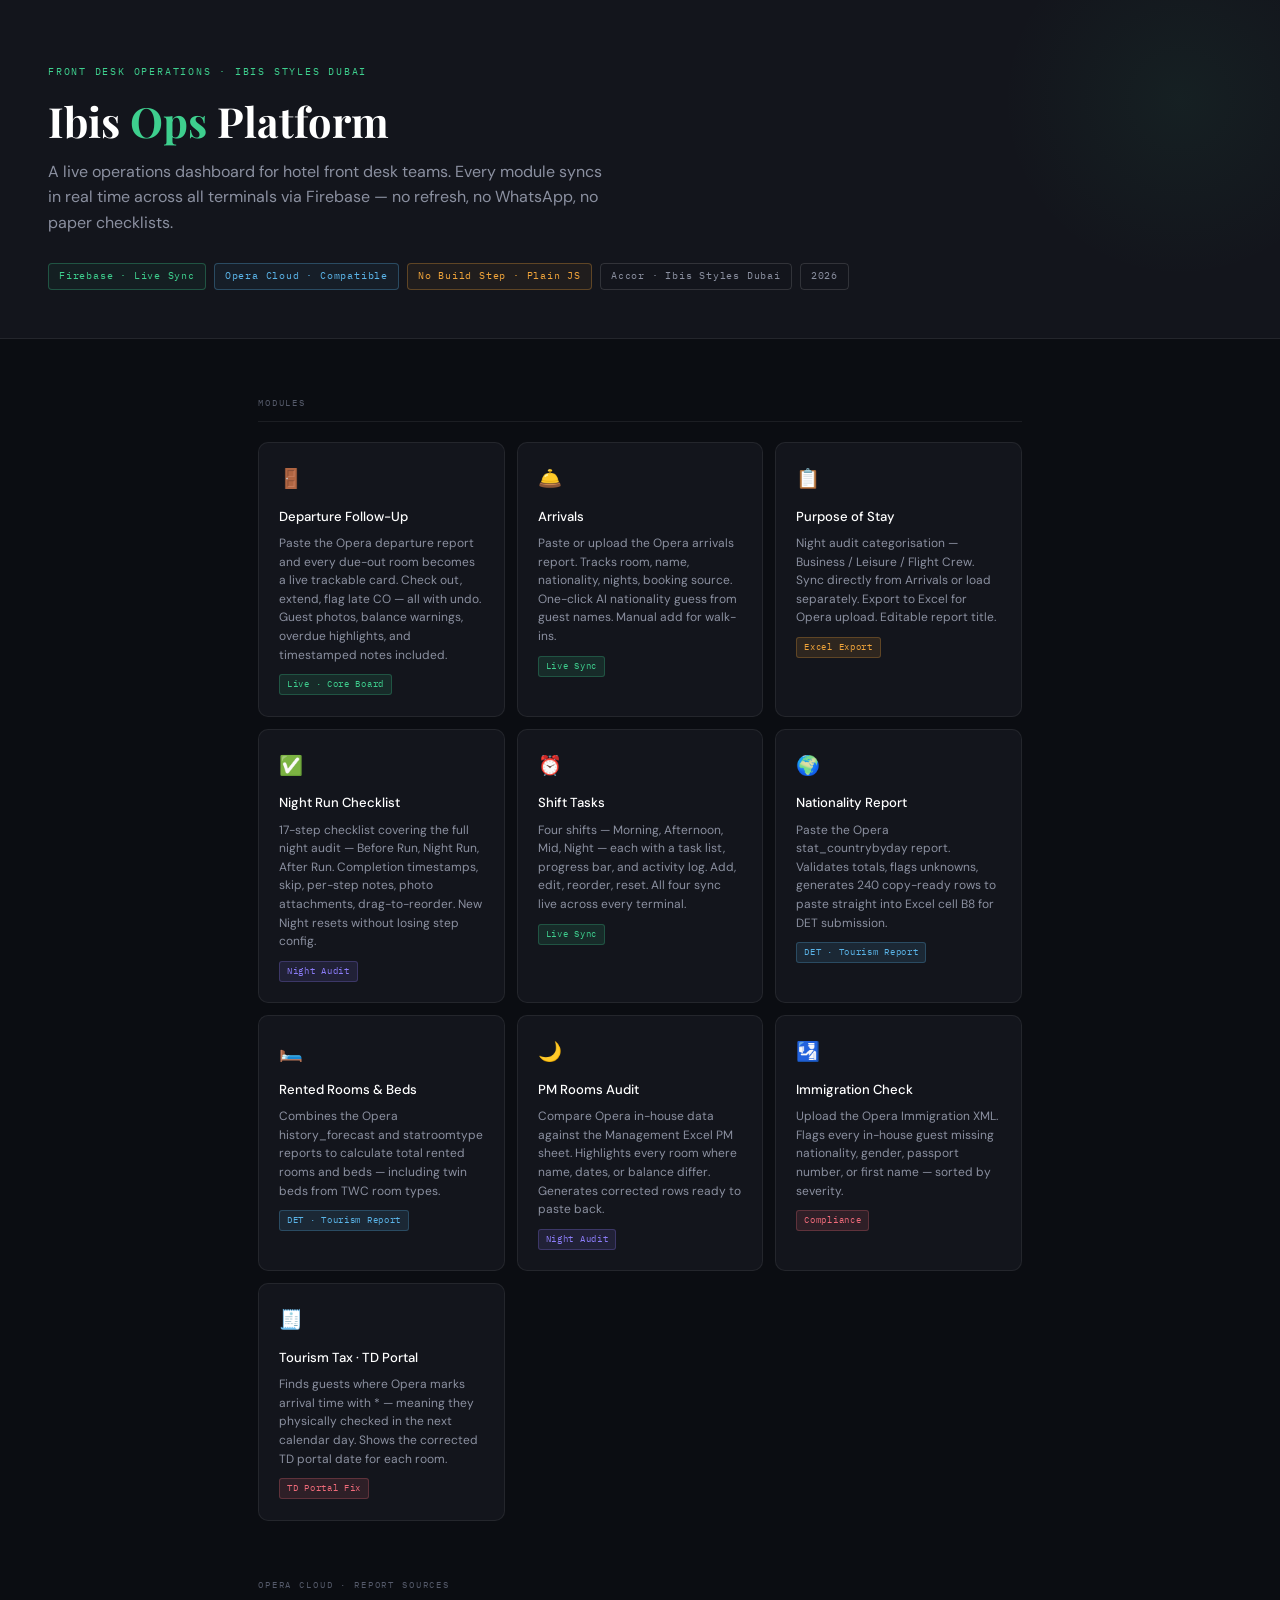
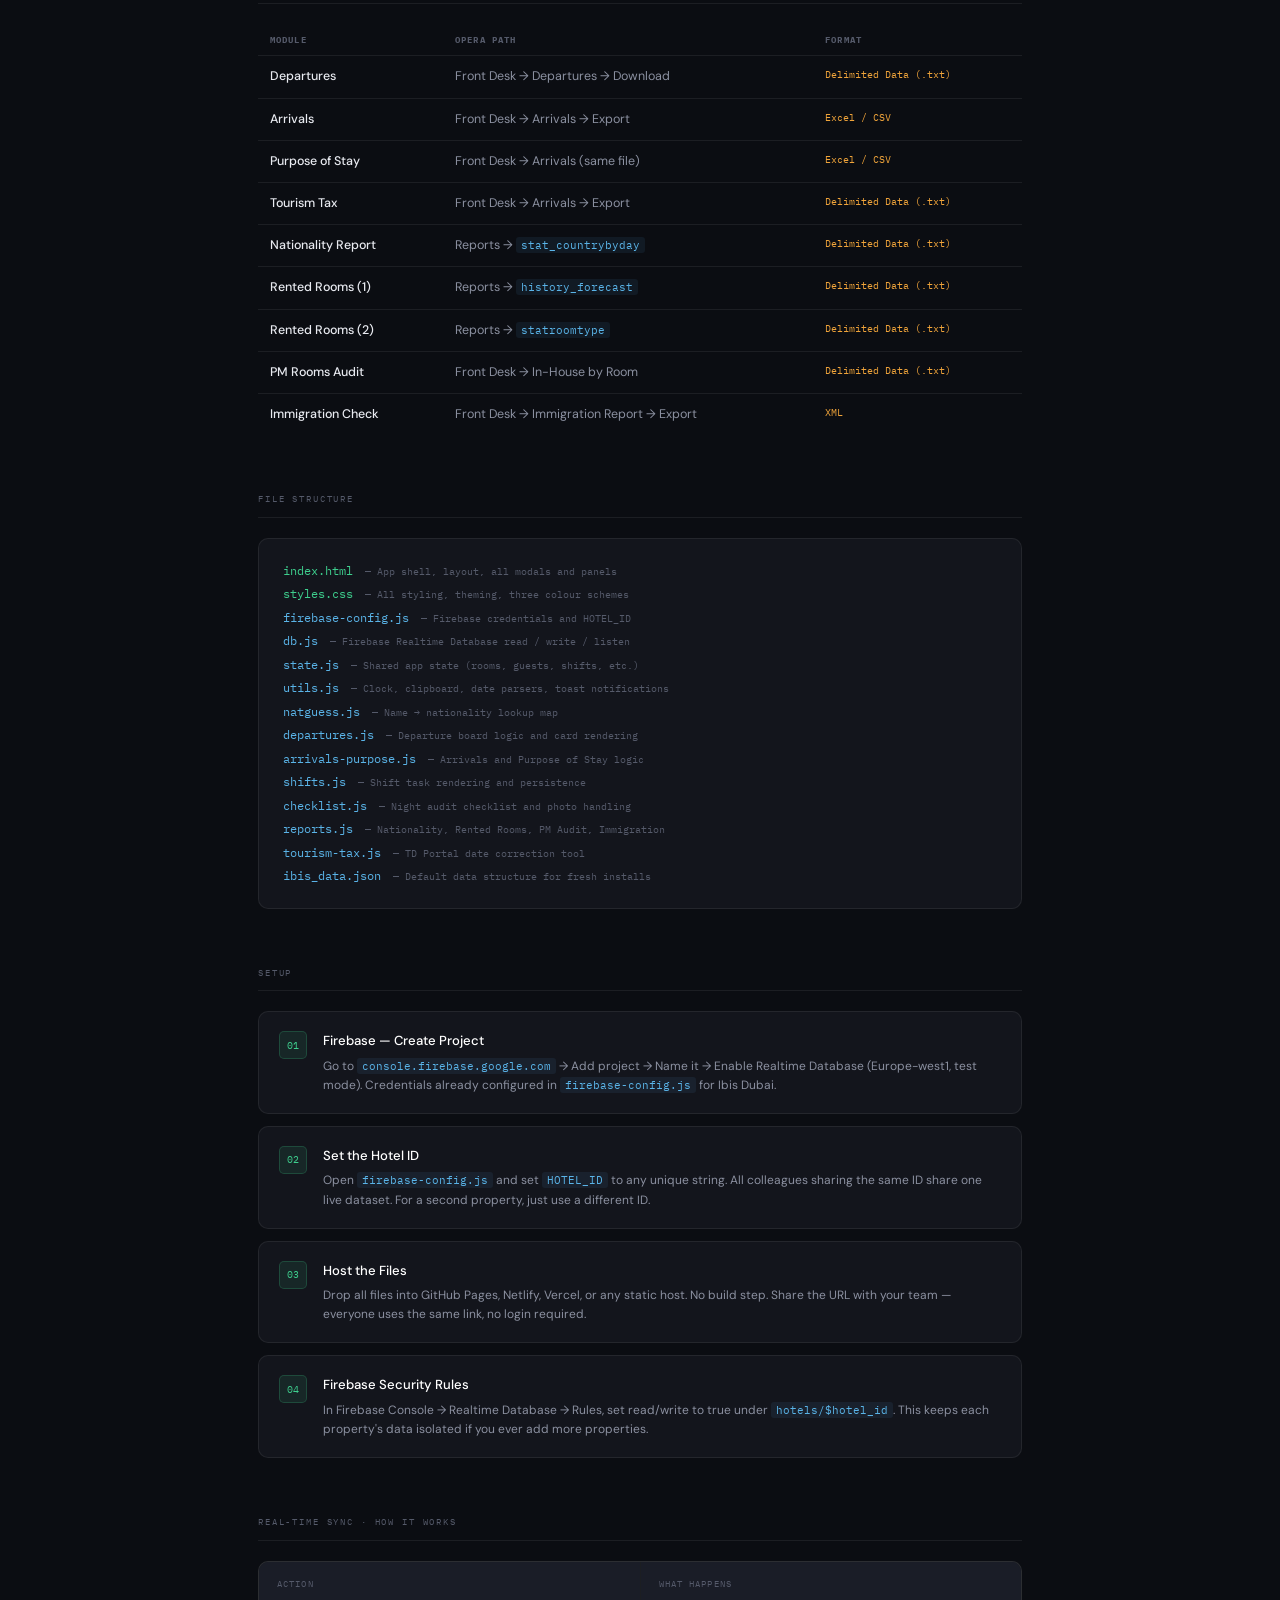
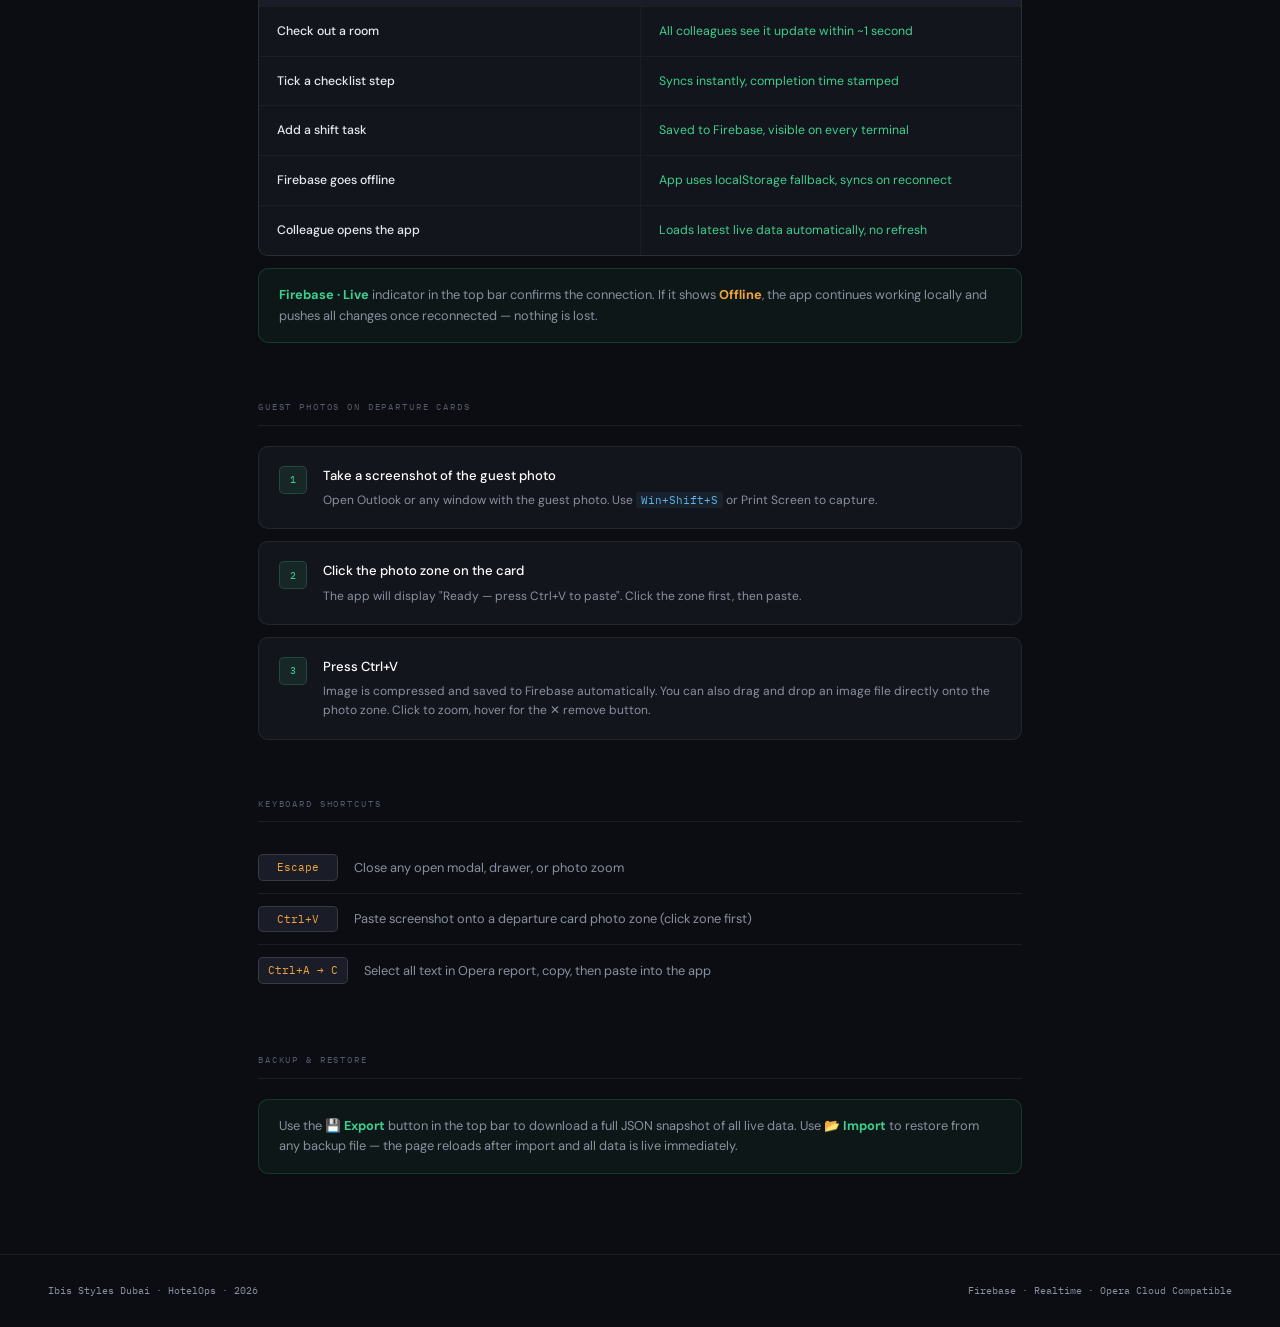
<file: README.html>
<!DOCTYPE html>
<html lang="en">
<head>
<meta charset="UTF-8"/>
<meta name="viewport" content="width=device-width, initial-scale=1.0"/>
<title>HotelOps · Ibis Styles Dubai</title>
<style>
  @import url('https://fonts.googleapis.com/css2?family=IBM+Plex+Mono:wght@400;500&family=DM+Sans:wght@300;400;500&family=Playfair+Display:wght@700&display=swap');

  :root {
    --bg:        #0b0d12;
    --bg2:       #13151c;
    --bg3:       #1a1d27;
    --border:    rgba(255,255,255,0.07);
    --border2:   rgba(255,255,255,0.13);
    --text:      #e8eaf0;
    --text2:     #8b90a0;
    --text3:     #555a6a;
    --mint:      #3ecf8e;
    --sky:       #5ab4e8;
    --amber:     #f0a43a;
    --rose:      #f06b7a;
    --purple:    #8b7cf8;
    --red:       #e05a5a;
    --mono:      'IBM Plex Mono', monospace;
    --sans:      'DM Sans', sans-serif;
    --serif:     'Playfair Display', serif;
  }

  * { box-sizing: border-box; margin: 0; padding: 0; }

  body {
    background: var(--bg);
    color: var(--text);
    font-family: var(--sans);
    font-size: 15px;
    line-height: 1.7;
    padding: 0;
  }

  /* ── Hero ── */
  .hero {
    background: var(--bg2);
    border-bottom: 1px solid var(--border);
    padding: 64px 48px 48px;
    position: relative;
    overflow: hidden;
  }
  .hero::before {
    content: '';
    position: absolute;
    top: -80px; right: -80px;
    width: 360px; height: 360px;
    background: radial-gradient(circle, rgba(62,207,142,0.06) 0%, transparent 70%);
    pointer-events: none;
  }
  .hero-tag {
    font-family: var(--mono);
    font-size: 0.62rem;
    letter-spacing: 0.18em;
    color: var(--mint);
    text-transform: uppercase;
    margin-bottom: 16px;
  }
  .hero h1 {
    font-family: var(--serif);
    font-size: 2.6rem;
    font-weight: 700;
    color: #fff;
    line-height: 1.15;
    margin-bottom: 14px;
  }
  .hero h1 span { color: var(--mint); }
  .hero-sub {
    font-size: 1rem;
    color: var(--text2);
    max-width: 560px;
    line-height: 1.6;
    margin-bottom: 28px;
  }
  .hero-pills {
    display: flex;
    flex-wrap: wrap;
    gap: 8px;
  }
  .pill {
    font-family: var(--mono);
    font-size: 0.62rem;
    letter-spacing: 0.08em;
    padding: 4px 10px;
    border-radius: 4px;
    border: 1px solid var(--border2);
    color: var(--text2);
  }
  .pill.green  { border-color: rgba(62,207,142,0.3);  color: var(--mint);   background: rgba(62,207,142,0.06);  }
  .pill.blue   { border-color: rgba(90,180,232,0.3);  color: var(--sky);    background: rgba(90,180,232,0.06);  }
  .pill.amber  { border-color: rgba(240,164,58,0.3);  color: var(--amber);  background: rgba(240,164,58,0.06);  }

  /* ── Layout ── */
  .wrap {
    max-width: 860px;
    margin: 0 auto;
    padding: 0 48px 80px;
  }

  /* ── Section ── */
  .section {
    margin-top: 56px;
  }
  .section-label {
    font-family: var(--mono);
    font-size: 0.58rem;
    letter-spacing: 0.2em;
    color: var(--text3);
    text-transform: uppercase;
    margin-bottom: 20px;
    padding-bottom: 10px;
    border-bottom: 1px solid var(--border);
  }

  /* ── Module cards ── */
  .module-grid {
    display: grid;
    grid-template-columns: repeat(auto-fit, minmax(240px, 1fr));
    gap: 12px;
  }
  .module-card {
    background: var(--bg2);
    border: 1px solid var(--border);
    border-radius: 10px;
    padding: 20px;
    transition: border-color 0.2s;
  }
  .module-card:hover { border-color: var(--border2); }
  .module-icon {
    font-size: 1.2rem;
    margin-bottom: 10px;
  }
  .module-name {
    font-size: 0.82rem;
    font-weight: 500;
    color: #fff;
    margin-bottom: 6px;
  }
  .module-desc {
    font-size: 0.75rem;
    color: var(--text2);
    line-height: 1.55;
  }
  .module-tag {
    display: inline-block;
    font-family: var(--mono);
    font-size: 0.55rem;
    letter-spacing: 0.08em;
    padding: 2px 7px;
    border-radius: 3px;
    margin-top: 10px;
  }
  .tag-live    { background: rgba(62,207,142,0.12);  color: var(--mint);   border: 1px solid rgba(62,207,142,0.25);  }
  .tag-report  { background: rgba(90,180,232,0.12);  color: var(--sky);    border: 1px solid rgba(90,180,232,0.25);  }
  .tag-audit   { background: rgba(139,124,248,0.12); color: var(--purple); border: 1px solid rgba(139,124,248,0.25); }
  .tag-export  { background: rgba(240,164,58,0.12);  color: var(--amber);  border: 1px solid rgba(240,164,58,0.25);  }
  .tag-check   { background: rgba(240,107,122,0.12); color: var(--rose);   border: 1px solid rgba(240,107,122,0.25); }

  /* ── Opera table ── */
  .opera-table {
    width: 100%;
    border-collapse: collapse;
    font-size: 0.78rem;
  }
  .opera-table th {
    font-family: var(--mono);
    font-size: 0.58rem;
    letter-spacing: 0.12em;
    color: var(--text3);
    text-transform: uppercase;
    text-align: left;
    padding: 8px 12px;
    border-bottom: 1px solid var(--border);
  }
  .opera-table td {
    padding: 10px 12px;
    border-bottom: 1px solid var(--border);
    color: var(--text2);
    vertical-align: top;
  }
  .opera-table td:first-child { color: var(--text); font-weight: 500; }
  .opera-table tr:last-child td { border-bottom: none; }
  .opera-table code {
    font-family: var(--mono);
    font-size: 0.68rem;
    color: var(--sky);
    background: rgba(90,180,232,0.08);
    padding: 1px 5px;
    border-radius: 3px;
  }
  .opera-table .fmt {
    font-family: var(--mono);
    font-size: 0.65rem;
    color: var(--amber);
  }

  /* ── File tree ── */
  .file-tree {
    background: var(--bg2);
    border: 1px solid var(--border);
    border-radius: 10px;
    padding: 20px 24px;
    font-family: var(--mono);
    font-size: 0.72rem;
    line-height: 2;
  }
  .ft-row { display: flex; align-items: baseline; gap: 12px; }
  .ft-file { color: var(--sky); }
  .ft-core { color: var(--mint); }
  .ft-desc { color: var(--text3); font-size: 0.64rem; }
  .ft-sep  { color: var(--border2); margin: 4px 0; }

  /* ── Setup steps ── */
  .steps { display: flex; flex-direction: column; gap: 12px; }
  .step {
    display: flex;
    gap: 16px;
    align-items: flex-start;
    background: var(--bg2);
    border: 1px solid var(--border);
    border-radius: 10px;
    padding: 18px 20px;
  }
  .step-num {
    font-family: var(--mono);
    font-size: 0.65rem;
    color: var(--mint);
    background: rgba(62,207,142,0.1);
    border: 1px solid rgba(62,207,142,0.2);
    border-radius: 5px;
    width: 28px;
    height: 28px;
    display: flex;
    align-items: center;
    justify-content: center;
    flex-shrink: 0;
    margin-top: 1px;
  }
  .step-title {
    font-size: 0.82rem;
    font-weight: 500;
    color: #fff;
    margin-bottom: 4px;
  }
  .step-body {
    font-size: 0.75rem;
    color: var(--text2);
    line-height: 1.6;
  }
  .step-body code {
    font-family: var(--mono);
    font-size: 0.68rem;
    color: var(--sky);
    background: rgba(90,180,232,0.08);
    padding: 1px 5px;
    border-radius: 3px;
  }

  /* ── Sync table ── */
  .sync-grid {
    display: grid;
    grid-template-columns: 1fr 1fr;
    gap: 1px;
    background: var(--border);
    border: 1px solid var(--border);
    border-radius: 10px;
    overflow: hidden;
  }
  .sync-cell {
    background: var(--bg2);
    padding: 14px 18px;
    font-size: 0.77rem;
  }
  .sync-cell.head {
    font-family: var(--mono);
    font-size: 0.58rem;
    letter-spacing: 0.12em;
    color: var(--text3);
    text-transform: uppercase;
    background: var(--bg3);
  }
  .sync-action { color: var(--text); font-weight: 500; }
  .sync-result { color: var(--mint); }

  /* ── Shortcut table ── */
  .shortcut-row {
    display: flex;
    align-items: center;
    gap: 16px;
    padding: 12px 0;
    border-bottom: 1px solid var(--border);
    font-size: 0.8rem;
  }
  .shortcut-row:last-child { border-bottom: none; }
  .key {
    font-family: var(--mono);
    font-size: 0.68rem;
    background: var(--bg3);
    border: 1px solid var(--border2);
    border-radius: 5px;
    padding: 3px 9px;
    color: var(--amber);
    min-width: 80px;
    text-align: center;
  }
  .shortcut-desc { color: var(--text2); }

  /* ── Info box ── */
  .info-box {
    background: rgba(62,207,142,0.05);
    border: 1px solid rgba(62,207,142,0.18);
    border-radius: 10px;
    padding: 16px 20px;
    font-size: 0.8rem;
    color: var(--text2);
    line-height: 1.6;
  }
  .info-box strong { color: var(--mint); }

  /* ── Footer ── */
  .footer {
    border-top: 1px solid var(--border);
    padding: 28px 48px;
    font-family: var(--mono);
    font-size: 0.62rem;
    color: var(--text3);
    display: flex;
    justify-content: space-between;
    align-items: center;
  }
  .footer span { color: var(--text2); }
</style>
</head>
<body>

<!-- ── Hero ─────────────────────────────────────────── -->
<div class="hero">
  <div class="hero-tag">Front Desk Operations · Ibis Styles Dubai</div>
  <h1>Ibis <span>Ops</span> Platform</h1>
  <p class="hero-sub">A live operations dashboard for hotel front desk teams. Every module syncs in real time across all terminals via Firebase — no refresh, no WhatsApp, no paper checklists.</p>
  <div class="hero-pills">
    <span class="pill green">Firebase · Live Sync</span>
    <span class="pill blue">Opera Cloud · Compatible</span>
    <span class="pill amber">No Build Step · Plain JS</span>
    <span class="pill">Accor · Ibis Styles Dubai</span>
    <span class="pill">2026</span>
  </div>
</div>

<div class="wrap">

  <!-- ── Modules ─────────────────────────────────────── -->
  <div class="section">
    <div class="section-label">Modules</div>
    <div class="module-grid">

      <div class="module-card">
        <div class="module-icon">🚪</div>
        <div class="module-name">Departure Follow-Up</div>
        <div class="module-desc">Paste the Opera departure report and every due-out room becomes a live trackable card. Check out, extend, flag late CO — all with undo. Guest photos, balance warnings, overdue highlights, and timestamped notes included.</div>
        <span class="module-tag tag-live">Live · Core Board</span>
      </div>

      <div class="module-card">
        <div class="module-icon">🛎️</div>
        <div class="module-name">Arrivals</div>
        <div class="module-desc">Paste or upload the Opera arrivals report. Tracks room, name, nationality, nights, booking source. One-click AI nationality guess from guest names. Manual add for walk-ins.</div>
        <span class="module-tag tag-live">Live Sync</span>
      </div>

      <div class="module-card">
        <div class="module-icon">📋</div>
        <div class="module-name">Purpose of Stay</div>
        <div class="module-desc">Night audit categorisation — Business / Leisure / Flight Crew. Sync directly from Arrivals or load separately. Export to Excel for Opera upload. Editable report title.</div>
        <span class="module-tag tag-export">Excel Export</span>
      </div>

      <div class="module-card">
        <div class="module-icon">✅</div>
        <div class="module-name">Night Run Checklist</div>
        <div class="module-desc">17-step checklist covering the full night audit — Before Run, Night Run, After Run. Completion timestamps, skip, per-step notes, photo attachments, drag-to-reorder. New Night resets without losing step config.</div>
        <span class="module-tag tag-audit">Night Audit</span>
      </div>

      <div class="module-card">
        <div class="module-icon">⏰</div>
        <div class="module-name">Shift Tasks</div>
        <div class="module-desc">Four shifts — Morning, Afternoon, Mid, Night — each with a task list, progress bar, and activity log. Add, edit, reorder, reset. All four sync live across every terminal.</div>
        <span class="module-tag tag-live">Live Sync</span>
      </div>

      <div class="module-card">
        <div class="module-icon">🌍</div>
        <div class="module-name">Nationality Report</div>
        <div class="module-desc">Paste the Opera stat_countrybyday report. Validates totals, flags unknowns, generates 240 copy-ready rows to paste straight into Excel cell B8 for DET submission.</div>
        <span class="module-tag tag-report">DET · Tourism Report</span>
      </div>

      <div class="module-card">
        <div class="module-icon">🛏️</div>
        <div class="module-name">Rented Rooms & Beds</div>
        <div class="module-desc">Combines the Opera history_forecast and statroomtype reports to calculate total rented rooms and beds — including twin beds from TWC room types.</div>
        <span class="module-tag tag-report">DET · Tourism Report</span>
      </div>

      <div class="module-card">
        <div class="module-icon">🌙</div>
        <div class="module-name">PM Rooms Audit</div>
        <div class="module-desc">Compare Opera in-house data against the Management Excel PM sheet. Highlights every room where name, dates, or balance differ. Generates corrected rows ready to paste back.</div>
        <span class="module-tag tag-audit">Night Audit</span>
      </div>

      <div class="module-card">
        <div class="module-icon">🛂</div>
        <div class="module-name">Immigration Check</div>
        <div class="module-desc">Upload the Opera Immigration XML. Flags every in-house guest missing nationality, gender, passport number, or first name — sorted by severity.</div>
        <span class="module-tag tag-check">Compliance</span>
      </div>

      <div class="module-card">
        <div class="module-icon">🧾</div>
        <div class="module-name">Tourism Tax · TD Portal</div>
        <div class="module-desc">Finds guests where Opera marks arrival time with * — meaning they physically checked in the next calendar day. Shows the corrected TD portal date for each room.</div>
        <span class="module-tag tag-check">TD Portal Fix</span>
      </div>

    </div>
  </div>

  <!-- ── Opera Report Sources ─────────────────────────── -->
  <div class="section">
    <div class="section-label">Opera Cloud · Report Sources</div>
    <table class="opera-table">
      <thead>
        <tr>
          <th>Module</th>
          <th>Opera Path</th>
          <th>Format</th>
        </tr>
      </thead>
      <tbody>
        <tr>
          <td>Departures</td>
          <td>Front Desk → Departures → Download</td>
          <td class="fmt">Delimited Data (.txt)</td>
        </tr>
        <tr>
          <td>Arrivals</td>
          <td>Front Desk → Arrivals → Export</td>
          <td class="fmt">Excel / CSV</td>
        </tr>
        <tr>
          <td>Purpose of Stay</td>
          <td>Front Desk → Arrivals (same file)</td>
          <td class="fmt">Excel / CSV</td>
        </tr>
        <tr>
          <td>Tourism Tax</td>
          <td>Front Desk → Arrivals → Export</td>
          <td class="fmt">Delimited Data (.txt)</td>
        </tr>
        <tr>
          <td>Nationality Report</td>
          <td>Reports → <code>stat_countrybyday</code></td>
          <td class="fmt">Delimited Data (.txt)</td>
        </tr>
        <tr>
          <td>Rented Rooms (1)</td>
          <td>Reports → <code>history_forecast</code></td>
          <td class="fmt">Delimited Data (.txt)</td>
        </tr>
        <tr>
          <td>Rented Rooms (2)</td>
          <td>Reports → <code>statroomtype</code></td>
          <td class="fmt">Delimited Data (.txt)</td>
        </tr>
        <tr>
          <td>PM Rooms Audit</td>
          <td>Front Desk → In-House by Room</td>
          <td class="fmt">Delimited Data (.txt)</td>
        </tr>
        <tr>
          <td>Immigration Check</td>
          <td>Front Desk → Immigration Report → Export</td>
          <td class="fmt">XML</td>
        </tr>
      </tbody>
    </table>
  </div>

  <!-- ── File Structure ──────────────────────────────── -->
  <div class="section">
    <div class="section-label">File Structure</div>
    <div class="file-tree">
      <div class="ft-row"><span class="ft-core">index.html</span>          <span class="ft-desc">— App shell, layout, all modals and panels</span></div>
      <div class="ft-row"><span class="ft-core">styles.css</span>           <span class="ft-desc">— All styling, theming, three colour schemes</span></div>
      <div class="ft-row"><span class="ft-file">firebase-config.js</span>  <span class="ft-desc">— Firebase credentials and HOTEL_ID</span></div>
      <div class="ft-row"><span class="ft-file">db.js</span>                <span class="ft-desc">— Firebase Realtime Database read / write / listen</span></div>
      <div class="ft-row"><span class="ft-file">state.js</span>             <span class="ft-desc">— Shared app state (rooms, guests, shifts, etc.)</span></div>
      <div class="ft-row"><span class="ft-file">utils.js</span>             <span class="ft-desc">— Clock, clipboard, date parsers, toast notifications</span></div>
      <div class="ft-row"><span class="ft-file">natguess.js</span>          <span class="ft-desc">— Name → nationality lookup map</span></div>
      <div class="ft-row"><span class="ft-file">departures.js</span>        <span class="ft-desc">— Departure board logic and card rendering</span></div>
      <div class="ft-row"><span class="ft-file">arrivals-purpose.js</span> <span class="ft-desc">— Arrivals and Purpose of Stay logic</span></div>
      <div class="ft-row"><span class="ft-file">shifts.js</span>            <span class="ft-desc">— Shift task rendering and persistence</span></div>
      <div class="ft-row"><span class="ft-file">checklist.js</span>         <span class="ft-desc">— Night audit checklist and photo handling</span></div>
      <div class="ft-row"><span class="ft-file">reports.js</span>           <span class="ft-desc">— Nationality, Rented Rooms, PM Audit, Immigration</span></div>
      <div class="ft-row"><span class="ft-file">tourism-tax.js</span>       <span class="ft-desc">— TD Portal date correction tool</span></div>
      <div class="ft-row"><span class="ft-file">ibis_data.json</span>       <span class="ft-desc">— Default data structure for fresh installs</span></div>
    </div>
  </div>

  <!-- ── Setup ───────────────────────────────────────── -->
  <div class="section">
    <div class="section-label">Setup</div>
    <div class="steps">
      <div class="step">
        <div class="step-num">01</div>
        <div>
          <div class="step-title">Firebase — Create Project</div>
          <div class="step-body">Go to <code>console.firebase.google.com</code> → Add project → Name it → Enable Realtime Database (Europe-west1, test mode). Credentials already configured in <code>firebase-config.js</code> for Ibis Dubai.</div>
        </div>
      </div>
      <div class="step">
        <div class="step-num">02</div>
        <div>
          <div class="step-title">Set the Hotel ID</div>
          <div class="step-body">Open <code>firebase-config.js</code> and set <code>HOTEL_ID</code> to any unique string. All colleagues sharing the same ID share one live dataset. For a second property, just use a different ID.</div>
        </div>
      </div>
      <div class="step">
        <div class="step-num">03</div>
        <div>
          <div class="step-title">Host the Files</div>
          <div class="step-body">Drop all files into GitHub Pages, Netlify, Vercel, or any static host. No build step. Share the URL with your team — everyone uses the same link, no login required.</div>
        </div>
      </div>
      <div class="step">
        <div class="step-num">04</div>
        <div>
          <div class="step-title">Firebase Security Rules</div>
          <div class="step-body">In Firebase Console → Realtime Database → Rules, set read/write to true under <code>hotels/$hotel_id</code>. This keeps each property's data isolated if you ever add more properties.</div>
        </div>
      </div>
    </div>
  </div>

  <!-- ── Real-Time Sync ──────────────────────────────── -->
  <div class="section">
    <div class="section-label">Real-Time Sync · How It Works</div>
    <div class="sync-grid">
      <div class="sync-cell head">Action</div>
      <div class="sync-cell head">What Happens</div>
      <div class="sync-cell"><span class="sync-action">Check out a room</span></div>
      <div class="sync-cell"><span class="sync-result">All colleagues see it update within ~1 second</span></div>
      <div class="sync-cell"><span class="sync-action">Tick a checklist step</span></div>
      <div class="sync-cell"><span class="sync-result">Syncs instantly, completion time stamped</span></div>
      <div class="sync-cell"><span class="sync-action">Add a shift task</span></div>
      <div class="sync-cell"><span class="sync-result">Saved to Firebase, visible on every terminal</span></div>
      <div class="sync-cell"><span class="sync-action">Firebase goes offline</span></div>
      <div class="sync-cell"><span class="sync-result">App uses localStorage fallback, syncs on reconnect</span></div>
      <div class="sync-cell"><span class="sync-action">Colleague opens the app</span></div>
      <div class="sync-cell"><span class="sync-result">Loads latest live data automatically, no refresh</span></div>
    </div>
    <div style="margin-top:12px;">
      <div class="info-box">
        <strong>Firebase · Live</strong> indicator in the top bar confirms the connection. If it shows <strong style="color:var(--amber)">Offline</strong>, the app continues working locally and pushes all changes once reconnected — nothing is lost.
      </div>
    </div>
  </div>

  <!-- ── Guest Photos ─────────────────────────────────── -->
  <div class="section">
    <div class="section-label">Guest Photos on Departure Cards</div>
    <div class="steps">
      <div class="step">
        <div class="step-num">1</div>
        <div>
          <div class="step-title">Take a screenshot of the guest photo</div>
          <div class="step-body">Open Outlook or any window with the guest photo. Use <code>Win+Shift+S</code> or Print Screen to capture.</div>
        </div>
      </div>
      <div class="step">
        <div class="step-num">2</div>
        <div>
          <div class="step-title">Click the photo zone on the card</div>
          <div class="step-body">The app will display "Ready — press Ctrl+V to paste". Click the zone first, then paste.</div>
        </div>
      </div>
      <div class="step">
        <div class="step-num">3</div>
        <div>
          <div class="step-title">Press Ctrl+V</div>
          <div class="step-body">Image is compressed and saved to Firebase automatically. You can also drag and drop an image file directly onto the photo zone. Click to zoom, hover for the ✕ remove button.</div>
        </div>
      </div>
    </div>
  </div>

  <!-- ── Keyboard Shortcuts ──────────────────────────── -->
  <div class="section">
    <div class="section-label">Keyboard Shortcuts</div>
    <div class="shortcut-row">
      <span class="key">Escape</span>
      <span class="shortcut-desc">Close any open modal, drawer, or photo zoom</span>
    </div>
    <div class="shortcut-row">
      <span class="key">Ctrl+V</span>
      <span class="shortcut-desc">Paste screenshot onto a departure card photo zone (click zone first)</span>
    </div>
    <div class="shortcut-row">
      <span class="key">Ctrl+A → C</span>
      <span class="shortcut-desc">Select all text in Opera report, copy, then paste into the app</span>
    </div>
  </div>

  <!-- ── Backup ───────────────────────────────────────── -->
  <div class="section">
    <div class="section-label">Backup & Restore</div>
    <div class="info-box">
      Use the <strong>💾 Export</strong> button in the top bar to download a full JSON snapshot of all live data. Use <strong>📂 Import</strong> to restore from any backup file — the page reloads after import and all data is live immediately.
    </div>
  </div>

</div>

<!-- ── Footer ───────────────────────────────────────── -->
<div class="footer">
  <span>Ibis Styles Dubai · HotelOps · 2026</span>
  <span>Firebase · Realtime · Opera Cloud Compatible</span>
</div>

</body>
</html>
</file>
